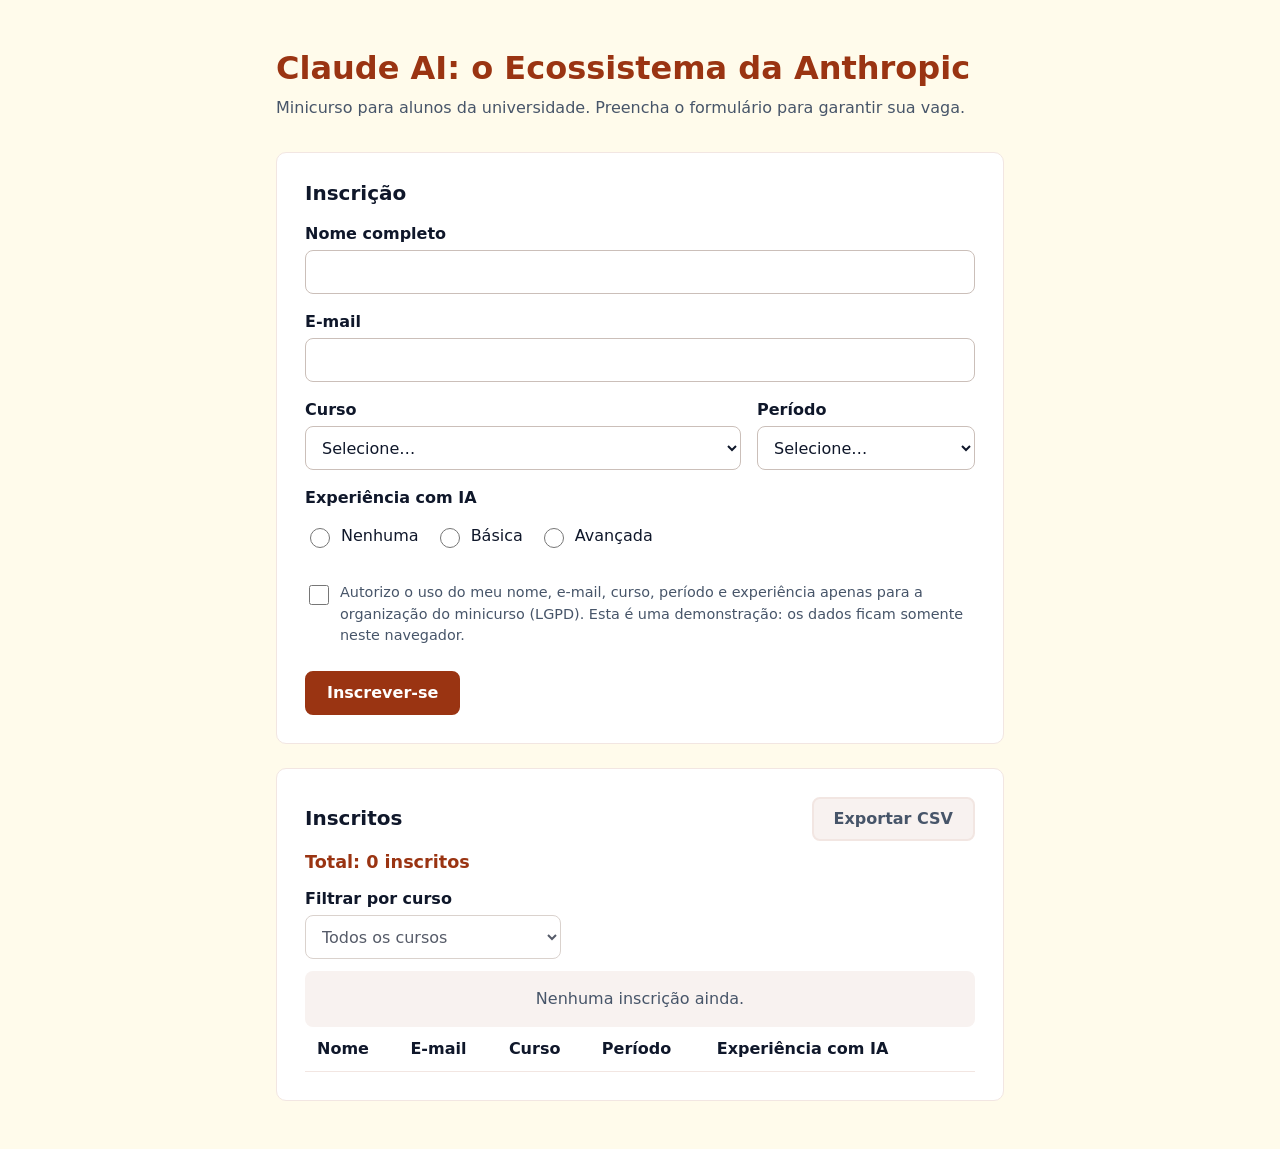
<file: index.html>
<!doctype html>
<html lang="pt-BR">
<head>
  <meta charset="utf-8">
  <meta name="viewport" content="width=device-width, initial-scale=1">
  <title>Inscrição — Claude AI: o Ecossistema da Anthropic</title>
  <meta name="description" content="Inscrição para o minicurso Claude AI: o Ecossistema da Anthropic.">
  <link rel="stylesheet" href="style.css">
</head>
<body>
  <header class="topo">
    <h1>Claude AI: o Ecossistema da Anthropic</h1>
    <p>Minicurso para alunos da universidade. Preencha o formulário para garantir sua vaga.</p>
  </header>

  <main>
    <section class="cartao" aria-labelledby="titulo-form">
      <h2 id="titulo-form">Inscrição</h2>

      <p id="sucesso" class="sucesso" role="status" aria-live="polite" hidden></p>

      <div id="resumo" class="resumo" role="alert" tabindex="-1" hidden>
        <h3>Revise os campos abaixo</h3>
        <ul id="resumo-lista"></ul>
      </div>

      <form id="form" novalidate>
        <div class="campo">
          <label for="nome">Nome completo</label>
          <input id="nome" name="nome" type="text" autocomplete="name" required aria-describedby="erro-nome">
          <p id="erro-nome" class="erro"></p>
        </div>

        <div class="campo">
          <label for="email">E-mail</label>
          <input id="email" name="email" type="email" autocomplete="email" required aria-describedby="erro-email">
          <p id="erro-email" class="erro"></p>
        </div>

        <div class="linha">
          <div class="campo">
            <label for="curso">Curso</label>
            <select id="curso" name="curso" required aria-describedby="erro-curso">
              <option value="">Selecione…</option>
            </select>
            <p id="erro-curso" class="erro"></p>
          </div>

          <div class="campo">
            <label for="periodo">Período</label>
            <select id="periodo" name="periodo" required aria-describedby="erro-periodo">
              <option value="">Selecione…</option>
            </select>
            <p id="erro-periodo" class="erro"></p>
          </div>
        </div>

        <fieldset class="campo" id="grupo-experiencia" aria-describedby="erro-experiencia">
          <legend>Experiência com IA</legend>
          <div class="opcoes">
            <label class="opcao"><input type="radio" id="exp-nenhuma" name="experiencia" value="nenhuma"> Nenhuma</label>
            <label class="opcao"><input type="radio" id="exp-basica" name="experiencia" value="basica"> Básica</label>
            <label class="opcao"><input type="radio" id="exp-avancada" name="experiencia" value="avancada"> Avançada</label>
          </div>
          <p id="erro-experiencia" class="erro"></p>
        </fieldset>

        <div class="campo">
          <label class="opcao consentimento">
            <input type="checkbox" id="lgpd" name="lgpd" required aria-describedby="erro-lgpd">
            <span>Autorizo o uso do meu nome, e-mail, curso, período e experiência apenas para a organização do minicurso (LGPD). Esta é uma demonstração: os dados ficam somente neste navegador.</span>
          </label>
          <p id="erro-lgpd" class="erro"></p>
        </div>

        <button type="submit" class="botao">Inscrever-se</button>
      </form>
    </section>

    <section class="cartao" aria-labelledby="titulo-lista">
      <div class="lista-topo">
        <h2 id="titulo-lista">Inscritos</h2>
        <button type="button" id="exportar" class="botao secundario" disabled>Exportar CSV</button>
      </div>

      <p id="total" class="total" role="status" aria-live="polite" tabindex="-1">Total: 0 inscritos</p>
      <div class="filtro">
        <label for="filtro-curso">Filtrar por curso</label>
        <select id="filtro-curso" disabled>
          <option value="">Todos os cursos</option>
        </select>
      </div>

      <p id="aviso" class="erro" role="status" hidden></p>
      <p id="vazio" class="vazio">Nenhuma inscrição ainda.</p>

      <table id="tabela" hidden>
        <thead>
          <tr><th scope="col">Nome</th><th scope="col">E-mail</th><th scope="col">Curso</th><th scope="col">Período</th><th scope="col">Experiência com IA</th><th scope="col"><span class="so-leitor">Ações</span></th></tr>
        </thead>
        <tbody id="corpo"></tbody>
      </table>
    </section>
  </main>

  <script src="app.js"></script>
</body>
</html>
</file>
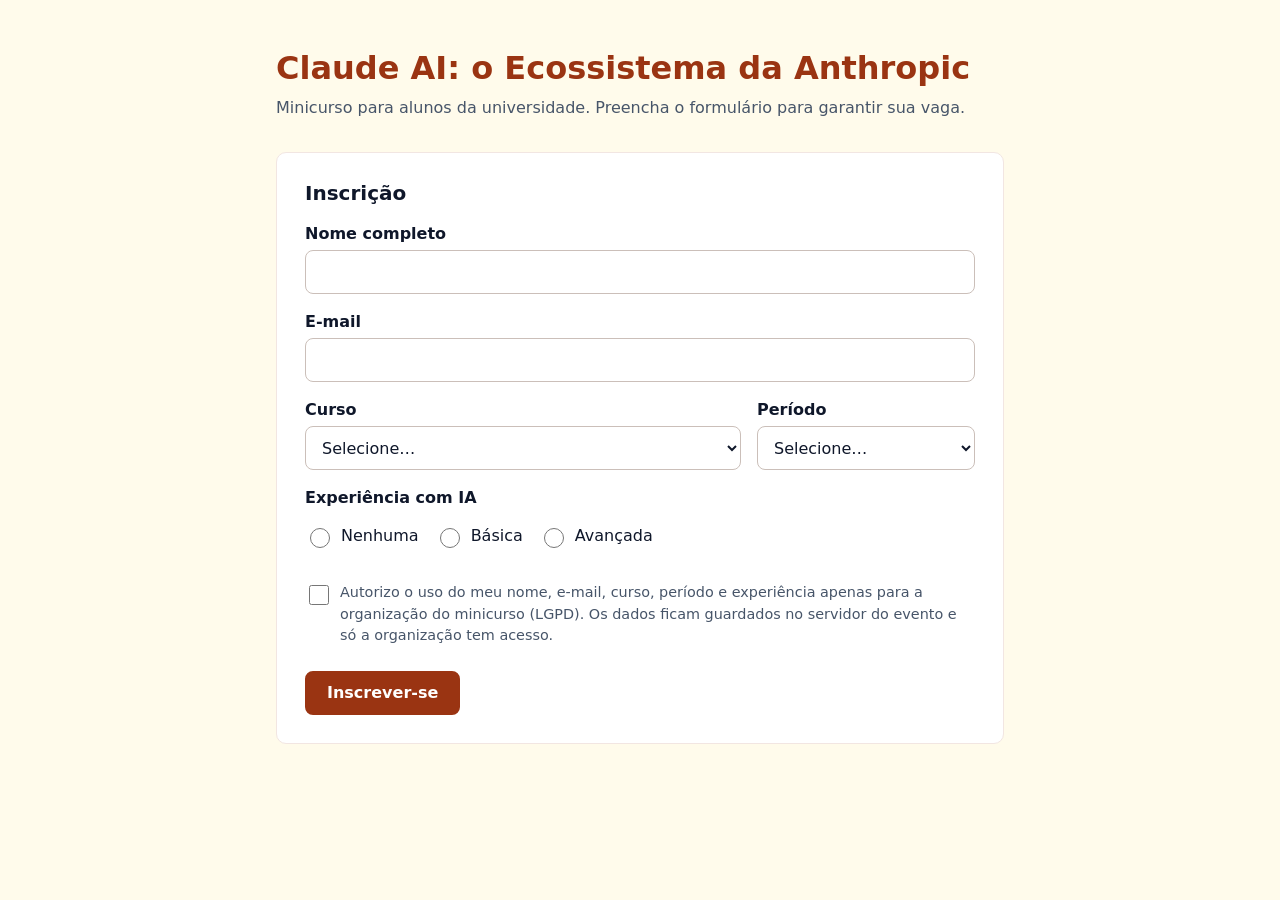
<file: publico/index.html>
<!doctype html>
<html lang="pt-BR">
<head>
  <meta charset="utf-8">
  <meta name="viewport" content="width=device-width, initial-scale=1">
  <title>Inscrição — Claude AI: o Ecossistema da Anthropic</title>
  <meta name="description" content="Inscrição para o minicurso Claude AI: o Ecossistema da Anthropic.">
  <link rel="stylesheet" href="style.css">
</head>
<body>
  <header class="topo">
    <h1>Claude AI: o Ecossistema da Anthropic</h1>
    <p>Minicurso para alunos da universidade. Preencha o formulário para garantir sua vaga.</p>
  </header>

  <main>
    <section class="cartao" aria-labelledby="titulo-form">
      <h2 id="titulo-form">Inscrição</h2>

      <p id="sucesso" class="sucesso" role="status" aria-live="polite" hidden></p>
      <p id="aviso" class="erro" role="alert" hidden></p>

      <div id="resumo" class="resumo" role="alert" tabindex="-1" hidden>
        <h3>Revise os campos abaixo</h3>
        <ul id="resumo-lista"></ul>
      </div>

      <form id="form" novalidate>
        <div class="campo">
          <label for="nome">Nome completo</label>
          <input id="nome" name="nome" type="text" autocomplete="name" required maxlength="100" aria-describedby="erro-nome">
          <p id="erro-nome" class="erro"></p>
        </div>

        <div class="campo">
          <label for="email">E-mail</label>
          <input id="email" name="email" type="email" autocomplete="email" required maxlength="254" aria-describedby="erro-email">
          <p id="erro-email" class="erro"></p>
        </div>

        <div class="linha">
          <div class="campo">
            <label for="curso">Curso</label>
            <select id="curso" name="curso" required aria-describedby="erro-curso">
              <option value="">Selecione…</option>
            </select>
            <p id="erro-curso" class="erro"></p>
          </div>

          <div class="campo">
            <label for="periodo">Período</label>
            <select id="periodo" name="periodo" required aria-describedby="erro-periodo">
              <option value="">Selecione…</option>
            </select>
            <p id="erro-periodo" class="erro"></p>
          </div>
        </div>

        <fieldset class="campo" id="grupo-experiencia" aria-describedby="erro-experiencia">
          <legend>Experiência com IA</legend>
          <div class="opcoes">
            <label class="opcao"><input type="radio" id="exp-nenhuma" name="experiencia" value="nenhuma"> Nenhuma</label>
            <label class="opcao"><input type="radio" id="exp-basica" name="experiencia" value="basica"> Básica</label>
            <label class="opcao"><input type="radio" id="exp-avancada" name="experiencia" value="avancada"> Avançada</label>
          </div>
          <p id="erro-experiencia" class="erro"></p>
        </fieldset>

        <div class="campo">
          <label class="opcao consentimento">
            <input type="checkbox" id="lgpd" name="lgpd" required aria-describedby="erro-lgpd">
            <span>Autorizo o uso do meu nome, e-mail, curso, período e experiência apenas para a organização do minicurso (LGPD). Os dados ficam guardados no servidor do evento e só a organização tem acesso.</span>
          </label>
          <p id="erro-lgpd" class="erro"></p>
        </div>

        <button type="submit" class="botao">Inscrever-se</button>
      </form>
    </section>
  </main>

  <script src="app.js"></script>
</body>
</html>
</file>
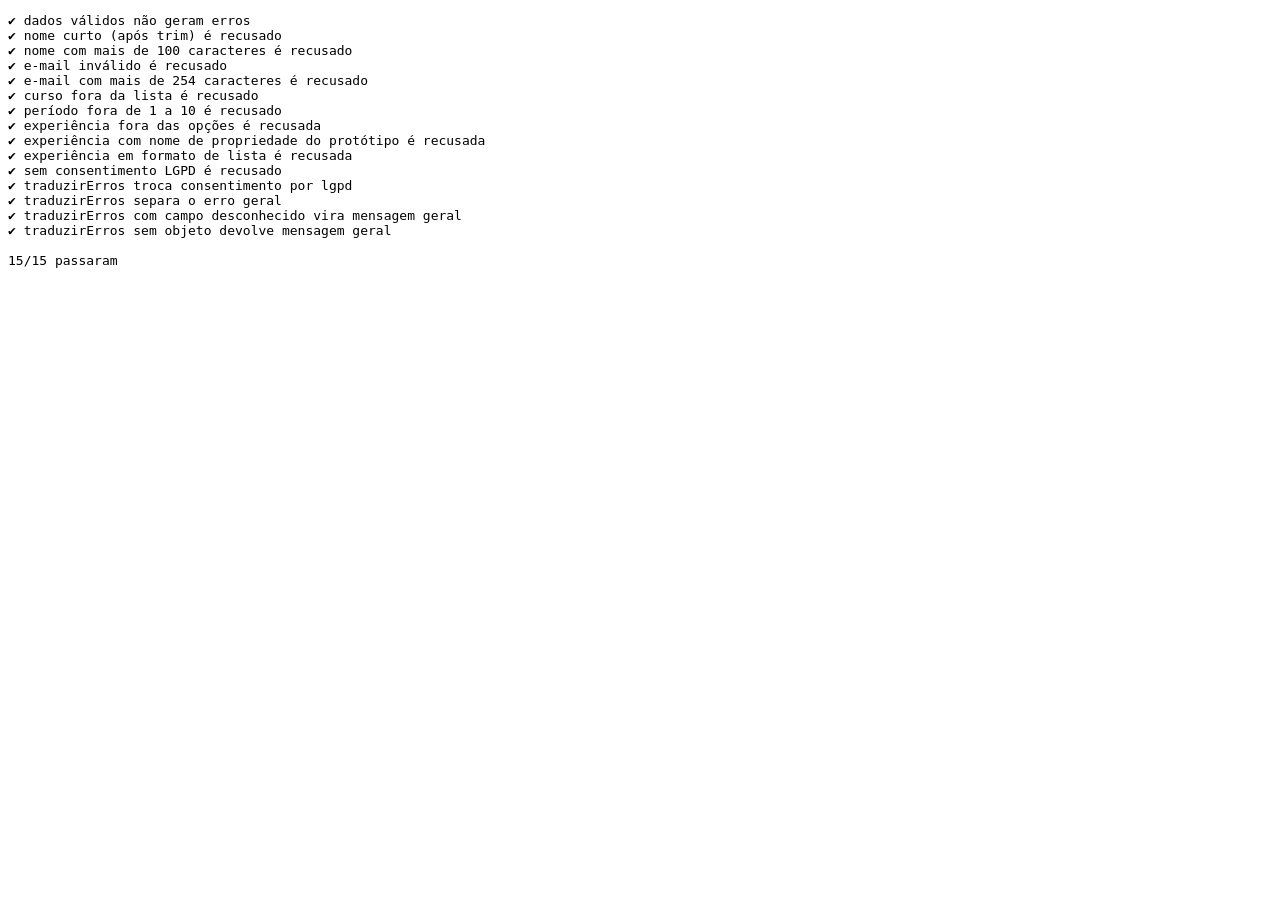
<file: tests/front/teste.html>
<!doctype html>
<html lang="pt-BR">
<head>
  <meta charset="utf-8">
  <title>Testes</title>
</head>
<body>
  <script src="../../publico/app.js"></script>
  <script src="teste.js"></script>
</body>
</html>
</file>
<file: style.css>
:root {
  --cor-primaria: #9A3412;
  --cor-sobre-primaria: #FFFFFF;
  --cor-fundo: #FFFBEB;
  --cor-cartao: #FFFFFF;
  --cor-texto: #0F172A;
  --cor-texto-suave: #475569;
  --cor-suave: #F8F2F0;
  --cor-borda: #F2E6E2;
  --cor-erro: #DC2626;
  --cor-sucesso: #047857;
  --raio: 10px;
}

* { box-sizing: border-box; }

body {
  margin: 0;
  background: var(--cor-fundo);
  color: var(--cor-texto);
  font: 16px/1.5 system-ui, -apple-system, "Segoe UI", Roboto, sans-serif;
}

.topo, main { max-width: 760px; margin: 0 auto; padding: 0 16px; }
.topo { padding-top: 32px; padding-bottom: 8px; }
h1, h2, h3 { line-height: 1.25; font-weight: 700; }
h1 { margin: 0 0 8px; font-size: 1.6rem; color: var(--cor-primaria); }
h2 { margin: 0 0 16px; font-size: 1.25rem; }
h3 { margin: 0 0 8px; font-size: 1rem; }
.topo p { margin: 0; color: var(--cor-texto-suave); }

main { padding-bottom: 48px; }
.cartao {
  margin-top: 24px;
  padding: 20px;
  background: var(--cor-cartao);
  border: 1px solid var(--cor-borda);
  border-radius: var(--raio);
}

/* Formulário */
.campo { margin: 0 0 16px; padding: 0; border: 0; min-width: 0; }
label, legend { display: block; margin-bottom: 4px; font-weight: 600; padding: 0; }
input[type="text"], input[type="email"], select {
  width: 100%;
  min-height: 44px;
  padding: 8px 12px;
  font: inherit;
  color: inherit;
  background: var(--cor-cartao);
  border: 1px solid #cbbfb9;
  border-radius: 8px;
  transition: border-color .2s, box-shadow .2s;
}
[aria-invalid="true"] { border-color: var(--cor-erro); }
input:focus-visible, select:focus-visible, button:focus-visible, a:focus-visible, #resumo:focus-visible {
  outline: 3px solid var(--cor-primaria);
  outline-offset: 2px;
}
.opcoes { display: flex; flex-wrap: wrap; gap: 8px 16px; }
.opcao { display: flex; align-items: center; gap: 8px; min-height: 44px; margin: 0; font-weight: 400; cursor: pointer; }
.opcao input { width: 20px; height: 20px; accent-color: var(--cor-primaria); flex: none; cursor: pointer; }
.consentimento { align-items: flex-start; padding: 8px 0; font-size: .9rem; color: var(--cor-texto-suave); }
.erro { margin: 4px 0 0; min-height: 0; font-size: .875rem; color: var(--cor-erro); }
.erro:empty { display: none; }

.botao {
  min-height: 44px;
  padding: 8px 20px;
  font: inherit;
  font-weight: 600;
  color: var(--cor-sobre-primaria);
  background: var(--cor-primaria);
  border: 2px solid var(--cor-primaria);
  border-radius: 8px;
  cursor: pointer;
  transition: background-color .2s, color .2s, border-color .2s;
}
.botao:hover:not(:disabled) { background: #7c2a0e; border-color: #7c2a0e; }
.botao.secundario { color: var(--cor-primaria); background: transparent; }
.botao.secundario:hover:not(:disabled) { color: var(--cor-sobre-primaria); }
.botao:disabled { color: var(--cor-texto-suave); background: var(--cor-suave); border-color: var(--cor-borda); cursor: not-allowed; }

.sucesso { margin: 0 0 16px; padding: 12px 16px; font-weight: 600; color: var(--cor-sucesso); background: #ecfdf5; border: 1px solid var(--cor-sucesso); border-radius: 8px; }
.resumo { margin: 0 0 16px; padding: 12px 16px; border: 1px solid var(--cor-erro); border-radius: 8px; background: #fef2f2; }
.resumo ul { margin: 0; padding-left: 20px; }
.resumo a { color: var(--cor-erro); }

/* Lista: cards no celular, tabela em telas largas */
.lista-topo { display: flex; flex-wrap: wrap; align-items: center; justify-content: space-between; gap: 8px 16px; margin-bottom: 8px; }
.lista-topo h2 { margin: 0; }
.total { margin: 0 0 12px; font-size: 1.1rem; font-weight: 700; color: var(--cor-primaria); }
.filtro { margin-bottom: 12px; }
@media (min-width: 768px) { .filtro select { width: auto; min-width: 16em; } }
.so-leitor { position: absolute; width: 1px; height: 1px; overflow: hidden; clip-path: inset(50%); white-space: nowrap; }
.botao.remover { min-height: 44px; padding: 4px 14px; white-space: nowrap; font-size: .875rem; color: var(--cor-erro); background: transparent; border-color: var(--cor-erro); }
.botao.remover:hover:not(:disabled) { color: #fff; background: var(--cor-erro); border-color: var(--cor-erro); }
.vazio { margin: 0; padding: 16px; text-align: center; color: var(--cor-texto-suave); background: var(--cor-suave); border-radius: 8px; }
table, thead, tbody, tr, td { display: block; }
thead { position: absolute; width: 1px; height: 1px; overflow: hidden; clip-path: inset(50%); }
tr { margin-top: 12px; padding: 8px 12px; border: 1px solid var(--cor-borda); border-radius: 8px; background: var(--cor-suave); }
td { display: flex; gap: 12px; padding: 4px 0; overflow-wrap: anywhere; }
td:not([data-rotulo])::before { content: none; }
td::before { content: attr(data-rotulo); flex: 0 0 8.5em; font-weight: 600; color: var(--cor-texto-suave); }

@media (min-width: 768px) {
  .topo { padding-top: 48px; }
  h1 { font-size: 2rem; }
  .cartao { padding: 28px; }
  .linha { display: grid; grid-template-columns: 2fr 1fr; gap: 16px; }
  table { display: table; width: 100%; border-collapse: collapse; }
  thead { position: static; width: auto; height: auto; overflow: visible; clip-path: none; display: table-header-group; }
  tbody { display: table-row-group; }
  tr { display: table-row; margin: 0; padding: 0; border: 0; background: none; }
  tbody tr:nth-child(even) { background: var(--cor-suave); }
  th, td { display: table-cell; padding: 10px 12px; text-align: left; border-bottom: 1px solid var(--cor-borda); }
  td::before { content: none; }
}

@media (prefers-reduced-motion: reduce) {
  * { transition: none !important; }
}
</file>
<file: publico/style.css>
:root {
  --cor-primaria: #9A3412;
  --cor-sobre-primaria: #FFFFFF;
  --cor-fundo: #FFFBEB;
  --cor-cartao: #FFFFFF;
  --cor-texto: #0F172A;
  --cor-texto-suave: #475569;
  --cor-suave: #F8F2F0;
  --cor-borda: #F2E6E2;
  --cor-erro: #DC2626;
  --cor-sucesso: #047857;
  --raio: 10px;
}

* { box-sizing: border-box; }

body {
  margin: 0;
  background: var(--cor-fundo);
  color: var(--cor-texto);
  font: 16px/1.5 system-ui, -apple-system, "Segoe UI", Roboto, sans-serif;
}

.topo, main { max-width: 760px; margin: 0 auto; padding: 0 16px; }
.topo { padding-top: 32px; padding-bottom: 8px; }
h1, h2, h3 { line-height: 1.25; font-weight: 700; }
h1 { margin: 0 0 8px; font-size: 1.6rem; color: var(--cor-primaria); }
h2 { margin: 0 0 16px; font-size: 1.25rem; }
h3 { margin: 0 0 8px; font-size: 1rem; }
.topo p { margin: 0; color: var(--cor-texto-suave); }

main { padding-bottom: 48px; }
.cartao {
  margin-top: 24px;
  padding: 20px;
  background: var(--cor-cartao);
  border: 1px solid var(--cor-borda);
  border-radius: var(--raio);
}

/* Formulário */
.campo { margin: 0 0 16px; padding: 0; border: 0; min-width: 0; }
label, legend { display: block; margin-bottom: 4px; font-weight: 600; padding: 0; }
input[type="text"], input[type="email"], input[type="password"], select {
  width: 100%;
  min-height: 44px;
  padding: 8px 12px;
  font: inherit;
  color: inherit;
  background: var(--cor-cartao);
  border: 1px solid #cbbfb9;
  border-radius: 8px;
  transition: border-color .2s, box-shadow .2s;
}
[aria-invalid="true"] { border-color: var(--cor-erro); }
input:focus-visible, select:focus-visible, button:focus-visible, a:focus-visible, #resumo:focus-visible {
  outline: 3px solid var(--cor-primaria);
  outline-offset: 2px;
}
.opcoes { display: flex; flex-wrap: wrap; gap: 8px 16px; }
.opcao { display: flex; align-items: center; gap: 8px; min-height: 44px; margin: 0; font-weight: 400; cursor: pointer; }
.opcao input { width: 20px; height: 20px; accent-color: var(--cor-primaria); flex: none; cursor: pointer; }
.consentimento { align-items: flex-start; padding: 8px 0; font-size: .9rem; color: var(--cor-texto-suave); }
.erro { margin: 4px 0 0; min-height: 0; font-size: .875rem; color: var(--cor-erro); }
.erro:empty { display: none; }

.botao {
  min-height: 44px;
  padding: 8px 20px;
  font: inherit;
  font-weight: 600;
  color: var(--cor-sobre-primaria);
  background: var(--cor-primaria);
  border: 2px solid var(--cor-primaria);
  border-radius: 8px;
  cursor: pointer;
  transition: background-color .2s, color .2s, border-color .2s;
}
.botao:hover:not(:disabled) { background: #7c2a0e; border-color: #7c2a0e; }
.botao.secundario { color: var(--cor-primaria); background: transparent; }
.botao.secundario:hover:not(:disabled) { color: var(--cor-sobre-primaria); }
.botao:disabled { color: var(--cor-texto-suave); background: var(--cor-suave); border-color: var(--cor-borda); cursor: not-allowed; }

.sucesso { margin: 0 0 16px; padding: 12px 16px; font-weight: 600; color: var(--cor-sucesso); background: #ecfdf5; border: 1px solid var(--cor-sucesso); border-radius: 8px; }
.resumo { margin: 0 0 16px; padding: 12px 16px; border: 1px solid var(--cor-erro); border-radius: 8px; background: #fef2f2; }
.resumo ul { margin: 0; padding-left: 20px; }
.resumo a { color: var(--cor-erro); }

/* Lista: cards no celular, tabela em telas largas */
.lista-topo { display: flex; flex-wrap: wrap; align-items: center; justify-content: space-between; gap: 8px 16px; margin-bottom: 8px; }
.lista-topo h2 { margin: 0; }
.total { margin: 0 0 12px; font-size: 1.1rem; font-weight: 700; color: var(--cor-primaria); }
.filtro { margin-bottom: 12px; }
@media (min-width: 768px) { .filtro select { width: auto; min-width: 16em; } }
.so-leitor { position: absolute; width: 1px; height: 1px; overflow: hidden; clip-path: inset(50%); white-space: nowrap; }
.botao.remover { min-height: 44px; padding: 4px 14px; white-space: nowrap; font-size: .875rem; color: var(--cor-erro); background: transparent; border-color: var(--cor-erro); }
.botao.remover:hover:not(:disabled) { color: #fff; background: var(--cor-erro); border-color: var(--cor-erro); }
.vazio { margin: 0; padding: 16px; text-align: center; color: var(--cor-texto-suave); background: var(--cor-suave); border-radius: 8px; }
table, thead, tbody, tr, td { display: block; }
thead { position: absolute; width: 1px; height: 1px; overflow: hidden; clip-path: inset(50%); }
tr { margin-top: 12px; padding: 8px 12px; border: 1px solid var(--cor-borda); border-radius: 8px; background: var(--cor-suave); }
td { display: flex; gap: 12px; padding: 4px 0; overflow-wrap: anywhere; }
td:not([data-rotulo])::before { content: none; }
td::before { content: attr(data-rotulo); flex: 0 0 8.5em; font-weight: 600; color: var(--cor-texto-suave); }

@media (min-width: 768px) {
  .topo { padding-top: 48px; }
  h1 { font-size: 2rem; }
  .cartao { padding: 28px; }
  .linha { display: grid; grid-template-columns: 2fr 1fr; gap: 16px; }
  table { display: table; width: 100%; border-collapse: collapse; }
  thead { position: static; width: auto; height: auto; overflow: visible; clip-path: none; display: table-header-group; }
  tbody { display: table-row-group; }
  tr { display: table-row; margin: 0; padding: 0; border: 0; background: none; }
  tbody tr:nth-child(even) { background: var(--cor-suave); }
  th, td { display: table-cell; padding: 10px 12px; text-align: left; border-bottom: 1px solid var(--cor-borda); }
  td::before { content: none; }
}

@media (prefers-reduced-motion: reduce) {
  * { transition: none !important; }
}

.botao { display: inline-flex; align-items: center; justify-content: center; text-decoration: none; }
.acoes { display: flex; flex-wrap: wrap; gap: 8px; }
.filtro-linha { display: flex; flex-wrap: wrap; gap: 8px; align-items: center; }
.filtro-linha select { flex: 1 1 12em; }
</file>
